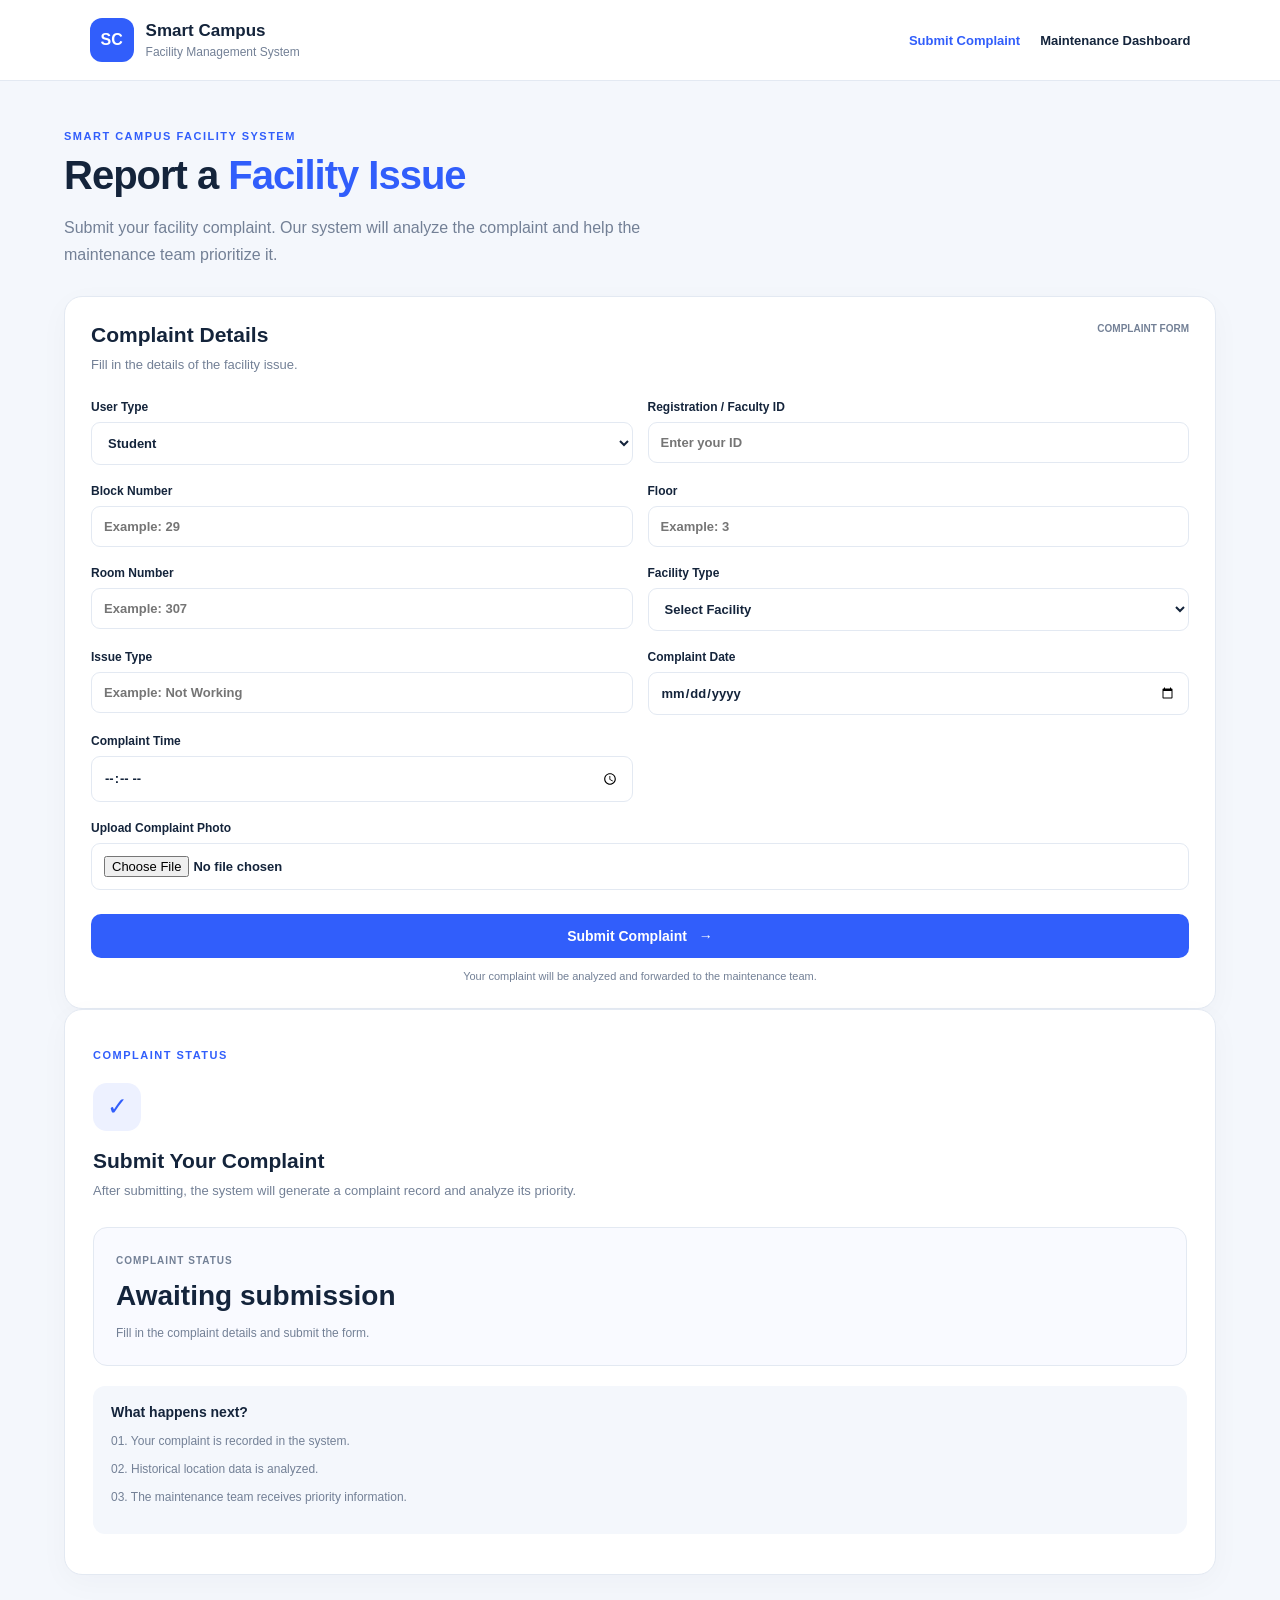
<file: frontend/index.html>
<!DOCTYPE html>
<html lang="en">
<head>
    <meta charset="UTF-8">
    <meta name="viewport" content="width=device-width, initial-scale=1.0">

    <title>Smart Campus | Submit Complaint</title>

    <link rel="stylesheet" href="style.css">
    <script src="script.js" defer></script>
</head>

<body>

    <!-- Navigation -->
    <header class="topbar">
        <div class="brand">
            <div class="brand-icon">SC</div>
            <div>
                <h2>Smart Campus</h2>
                <p>Facility Management System</p>
            </div>
        </div>

        <nav>
            <a href="/ui/">Submit Complaint</a>
            <a href="/ui/dashboard.html"> 
                Maintenance Dashboard</a>
        </nav>
    </header>


    <main class="container">

        <!-- Page Heading -->
        <section class="hero">
            <p class="eyebrow">SMART CAMPUS FACILITY SYSTEM</p>

            <h1>Report a <span>Facility Issue</span></h1>

            <p>
                Submit your facility complaint. Our system will analyze
                the complaint and help the maintenance team prioritize it.
            </p>
        </section>


        <!-- Complaint Form -->
        <section class="complaint-section">

            <form id="complaintForm" class="panel">

                <div class="panel-heading">

                    <div>
                        <h2>Complaint Details</h2>

                        <p>
                            Fill in the details of the facility issue.
                        </p>
                    </div>

                    <span class="step-label">COMPLAINT FORM</span>

                </div>


                <div class="form-grid">

                    <!-- User Type -->
                    <label>
                        User Type

                        <select id="User_Type" required>
                            <option value="Student">Student</option>
                            <option value="Faculty">Faculty</option>
                        </select>
                    </label>


                    <!-- User ID -->
                    <label>
                        Registration / Faculty ID

                        <input
                            id="User_ID"
                            type="text"
                            placeholder="Enter your ID"
                            required
                        >
                    </label>


                    <!-- Block -->
                    <label>
                        Block Number

                        <input
                            id="Block_No"
                            type="number"
                            min="1"
                            max="50"
                            placeholder="Example: 29"
                            required
                        >
                    </label>


                    <!-- Floor -->
                    <label>
                        Floor

                        <input
                            id="Floor"
                            type="number"
                            min="1"
                            max="7"
                            placeholder="Example: 3"
                            required
                        >
                    </label>


                    <!-- Room -->
                    <label>
                        Room Number

                        <input
                            id="Room_No"
                            type="number"
                            placeholder="Example: 307"
                            required
                        >
                    </label>


                    <!-- Facility -->
                    <label>
                        Facility Type

                        <select id="Facility_Type" required>
                            <option value="">Select Facility</option>
                            <option value="Washroom">Washroom</option>
                            <option value="Water Cooler">Water Cooler</option>
                            <option value="Garbage">Garbage</option>
                            <option value="Lighting">Lighting</option>
                            <option value="Lift">Lift</option>
                            <option value="AC">AC</option>
                            <option value="WiFi">WiFi</option>
                            <option value="Furniture">Furniture</option>
                            <option value="Electrical">Electrical</option>
                            <option value="Projector">Projector</option>
                            <option value="Classroom">Classroom</option>
                        </select>
                    </label>


                    <!-- Issue -->
                    <label>
                        Issue Type

                        <input
                            id="Issue_Type"
                            type="text"
                            placeholder="Example: Not Working"
                            required
                        >
                    </label>


                    <!-- Complaint Date -->
                    <label>
                        Complaint Date

                        <input
                            id="Complaint_Date"
                            type="date"
                            required
                        >
                    </label>


                    <!-- Complaint Time -->
                    <label>
                        Complaint Time

                        <input
                            id="Complaint_Time"
                            type="time"
                            required
                        >
                    </label>


                    <!-- Photo -->
                    <label class="full-width">
                        Upload Complaint Photo

                        <input
                            id="Photo"
                            type="file"
                            accept="image/*"
                        >
                    </label>

                </div>


                <button type="submit" id="submitButton">
                    Submit Complaint <span>→</span>
                </button>

                <p class="form-note">
                    Your complaint will be analyzed and forwarded
                    to the maintenance team.
                </p>

            </form>


            <!-- Result -->
            <aside class="panel result-panel">

                <p class="eyebrow">COMPLAINT STATUS</p>

                <div class="result-icon">✓</div>

                <h2>Submit Your Complaint</h2>

                <p class="result-description">
                    After submitting, the system will generate a complaint
                    record and analyze its priority.
                </p>


                <div id="resultBox" class="result-box">

                    <span class="result-label">
                        COMPLAINT STATUS
                    </span>

                    <h3 id="severityValue">
                        Awaiting submission
                    </h3>

                    <p id="resultMessage">
                        Fill in the complaint details and submit the form.
                    </p>

                </div>


                <div class="info-card">

                    <h3>What happens next?</h3>

                    <p>01. Your complaint is recorded in the system.</p>

                    <p>02. Historical location data is analyzed.</p>

                    <p>03. The maintenance team receives priority information.</p>

                </div>

                <p id="errorMessage" class="error-message"></p>

            </aside>

        </section>


    </main>

</body>
</html>
</file>
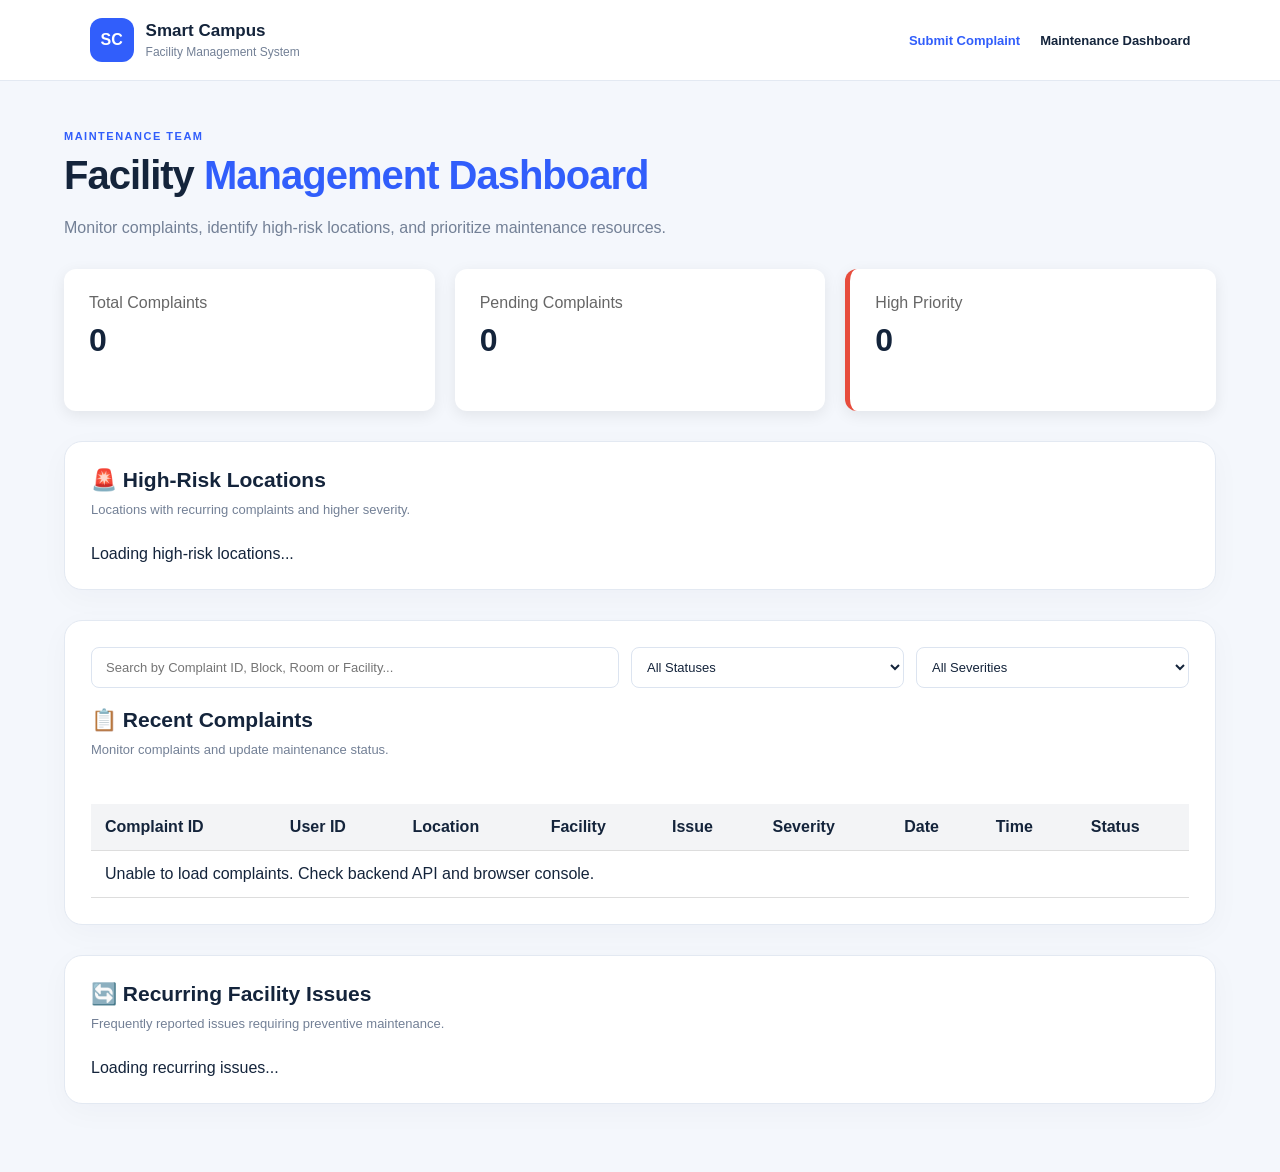
<file: frontend/dashboard.html>
<!DOCTYPE html>
<html lang="en">

<head>
    <meta charset="UTF-8">
    <meta name="viewport" content="width=device-width, initial-scale=1.0">

    <title>Smart Campus | Maintenance Dashboard</title>

    <link rel="stylesheet" href="style.css">
</head>

<body>

    <!-- Navigation -->
    <header class="topbar">

        <div class="brand">
            <div class="brand-icon">SC</div>

            <div>
                <h2>Smart Campus</h2>
                <p>Facility Management System</p>
            </div>
        </div>

        <nav>
            <a href="/ui/">Submit Complaint</a>
            <a href="/ui/dashboard.html">Maintenance Dashboard</a>
        </nav>

    </header>


    <main class="container">

        <!-- Dashboard Heading -->
        <section class="hero">

            <p class="eyebrow">
                MAINTENANCE TEAM
            </p>

            <h1>
                Facility <span>Management Dashboard</span>
            </h1>

            <p>
                Monitor complaints, identify high-risk locations,
                and prioritize maintenance resources.
            </p>

        </section>


        <!-- Summary Cards -->
        <section class="dashboard-cards">

            <div class="stat-card">
                <p>Total Complaints</p>
                <h2 id="totalComplaints">0</h2>
            </div>

            <div class="stat-card">
                <p>Pending Complaints</p>
                <h2 id="pendingComplaints">0</h2>
            </div>

            <div class="stat-card alert-card">
                <p>High Priority</p>
                <h2 id="highPriority">0</h2>
            </div>

        </section>


        <!-- High Risk Locations -->
        <section class="panel dashboard-panel">

            <div class="panel-heading">
                <div>
                    <h2>🚨 High-Risk Locations</h2>

                    <p>
                        Locations with recurring complaints
                        and higher severity.
                    </p>
                </div>
            </div>

            <div id="riskLocations">
                Loading high-risk locations...
            </div>

        </section>


        <!-- Recent Complaints -->
        <section class="panel dashboard-panel">
            
<!-- Complaint Search and Filters -->

<div class="complaint-filters">

    <input
        type="text"
        id="complaintSearch"
        placeholder="Search by Complaint ID, Block, Room or Facility..."
    >

    <select id="statusFilter">
        <option value="All">All Statuses</option>
        <option value="Pending">Pending</option>
        <option value="In Progress">In Progress</option>
        <option value="Resolved">Resolved</option>
    </select>

    <select id="severityFilter">
        <option value="All">All Severities</option>
        <option value="Low">Low</option>
        <option value="Medium">Medium</option>
        <option value="High">High</option>
        <option value="Critical">Critical</option>
    </select>

</div>

            <div class="panel-heading">
                <div>
                    <h2>📋 Recent Complaints</h2>

                    <p>
                        Monitor complaints and update maintenance status.
                    </p>
                </div>
            </div>

            <div class="table-container">

                <table class="complaints-table">

                    
<thead>
    <tr>
        <th>Complaint ID</th>
        <th>User ID</th>
        <th>Location</th>
        <th>Facility</th>
        <th>Issue</th>
        <th>Severity</th>
        <th>Date</th>
        <th>Time</th>
        <th>Status</th>
    </tr>
</thead>


                    <tbody id="complaintsTableBody">

                        <tr>
                            <td colspan="8">
                                Loading complaints...
                            </td>
                        </tr>

                    </tbody>

                </table>

            </div>

        </section>


        <!-- Recurring Facility Issues -->
        <section class="panel dashboard-panel">

            <div class="panel-heading">
                <div>
                    <h2>🔄 Recurring Facility Issues</h2>

                    <p>
                        Frequently reported issues requiring
                        preventive maintenance.
                    </p>
                </div>
            </div>

            <div id="recurringIssues">
                Loading recurring issues...
            </div>

        </section>


    </main>


    <!-- Dashboard JavaScript -->
    <script src="dashboard.js"></script>

</body>

</html>
</file>
<file: frontend/style.css>
:root {
    --navy: #14243b;
    --blue: #315efb;
    --background: #f4f7fc;
    --muted: #738096;
    --border: #e3e9f2;
}

* {
    box-sizing: border-box;
}

body {
    margin: 0;
    font-family: "Segoe UI", Arial, sans-serif;
    background: var(--background);
    color: var(--navy);
}

.topbar {
    display: flex;
    justify-content: space-between;
    align-items: center;
    padding: 18px 7%;
    background: white;
    border-bottom: 1px solid var(--border);
}

.brand {
    display: flex;
    align-items: center;
    gap: 12px;
}

.brand-icon {
    display: grid;
    place-items: center;
    width: 44px;
    height: 44px;
    border-radius: 12px;
    background: var(--blue);
    color: white;
    font-weight: 800;
}

.brand h2,
.brand p {
    margin: 0;
}

.brand h2 {
    font-size: 17px;
}

.brand p {
    margin-top: 4px;
    color: var(--muted);
    font-size: 12px;
}

.status {
    color: #16845c;
    font-size: 13px;
}

.status span {
    display: inline-block;
    width: 8px;
    height: 8px;
    margin-right: 6px;
    border-radius: 50%;
    background: #22b879;
}

.container {
    max-width: 1200px;
    margin: auto;
    padding: 38px 24px;
}

.hero {
    margin-bottom: 28px;
}

.eyebrow {
    color: var(--blue);
    font-size: 11px;
    font-weight: 800;
    letter-spacing: 1.5px;
}

.hero h1 {
    margin: 10px 0;
    font-size: clamp(27px, 4vw, 40px);
    letter-spacing: -1px;
}

.hero h1 span {
    color: var(--blue);
}

.hero > p:last-child {
    max-width: 650px;
    color: var(--muted);
    line-height: 1.7;
}

.layout {
    display: grid;
    grid-template-columns: 1.5fr 1fr;
    gap: 22px;
    align-items: start;
}

.panel {
    padding: 26px;
    background: white;
    border: 1px solid var(--border);
    border-radius: 18px;
    box-shadow: 0 8px 30px #14243b08;
}

.panel-heading {
    display: flex;
    justify-content: space-between;
    gap: 10px;
    margin-bottom: 24px;
}

.panel-heading h2,
.result-panel h2 {
    margin: 0 0 8px;
    font-size: 21px;
}

.panel-heading p,
.result-description {
    margin: 0;
    color: var(--muted);
    font-size: 13px;
    line-height: 1.6;
}

.step-label {
    color: var(--muted);
    font-size: 10px;
    font-weight: 700;
    white-space: nowrap;
}

.form-grid {
    display: grid;
    grid-template-columns: 1fr 1fr;
    gap: 19px 15px;
}

label {
    display: flex;
    flex-direction: column;
    gap: 8px;
    font-size: 12px;
    font-weight: 700;
}

input,
select {
    width: 100%;
    min-width: 0;
    padding: 12px;
    border: 1px solid var(--border);
    border-radius: 9px;
    background: #fff;
    color: var(--navy);
    font: inherit;
    font-size: 13px;
}

input:focus,
select:focus {
    outline: 2px solid #315efb30;
    border-color: var(--blue);
}

.full-width {
    grid-column: 1 / -1;
}

button {
    width: 100%;
    margin-top: 24px;
    padding: 14px;
    border: none;
    border-radius: 10px;
    background: var(--blue);
    color: white;
    font-size: 14px;
    font-weight: 700;
    cursor: pointer;
}

button:hover {
    background: #244bd8;
}

button:disabled {
    opacity: 0.65;
    cursor: wait;
}

button span {
    margin-left: 8px;
}

.form-note {
    margin: 12px 0 0;
    color: var(--muted);
    text-align: center;
    font-size: 11px;
}

.result-panel {
    padding: 28px;
}

.result-icon {
    display: grid;
    place-items: center;
    width: 48px;
    height: 48px;
    margin: 22px 0 18px;
    border-radius: 14px;
    background: #edf1ff;
    color: var(--blue);
    font-size: 25px;
}

.result-box {
    margin-top: 25px;
    padding: 22px;
    border: 1px solid var(--border);
    border-radius: 14px;
    background: #f9faff;
}

.result-label {
    color: var(--muted);
    font-size: 10px;
    font-weight: 800;
    letter-spacing: 1px;
}

.result-box h3 {
    margin: 12px 0;
    font-size: 28px;
}

.result-box p {
    margin-bottom: 0;
    color: var(--muted);
    font-size: 12px;
    line-height: 1.6;
}

.severity-low {
    color: #16845c;
}

.severity-medium {
    color: #b77908;
}

.severity-high {
    color: #df6a20;
}

.severity-critical {
    color: #d62f45;
}

.info-card {
    margin-top: 20px;
    padding: 18px;
    border-radius: 12px;
    background: #f4f7fc;
}

.info-card h3 {
    margin: 0 0 12px;
    font-size: 14px;
}

.info-card p {
    margin: 9px 0;
    color: var(--muted);
    font-size: 12px;
    line-height: 1.6;
}

.error-message {
    color: #d62f45;
    font-size: 12px;
    line-height: 1.6;
}

footer {
    display: flex;
    justify-content: space-between;
    gap: 12px;
    margin-top: 30px;
    color: var(--muted);
    font-size: 11px;
}

@media (max-width: 800px) {
    .layout {
        grid-template-columns: 1fr;
    }

    .topbar {
        padding: 16px 20px;
    }

    .container {
        padding: 26px 15px;
    }

    .panel {
        padding: 20px;
    }
}

@media (max-width: 450px) {
    .form-grid {
        grid-template-columns: 1fr;
    }

    .full-width {
        grid-column: auto;
    }

    .status {
        font-size: 0;
    }

    .status span {
        width: 10px;
        height: 10px;
    }
}
nav {
    display: flex;
    gap: 20px;
}

nav a {
    color: var(--navy);
    text-decoration: none;
    font-size: 13px;
    font-weight: 600;
}

nav a:first-child {
    color: var(--blue);
}

.disabled-link {
    opacity: 0.5;
    cursor: not-allowed;
}

/* Dashboard Summary Cards */

.dashboard-cards {

    display: grid;

    grid-template-columns:
        repeat(3, 1fr);

    gap: 20px;

    margin-bottom: 30px;
}


.stat-card {

    background: white;

    padding: 25px;

    border-radius: 12px;

    box-shadow:
        0 4px 15px
        rgba(0, 0, 0, 0.08);
}


.stat-card p {

    margin: 0;

    color: #666;
}


.stat-card h2 {

    font-size: 32px;

    margin-top: 10px;
}


.alert-card {

    border-left:
        5px solid #e74c3c;
}


/* Dashboard Sections */

.dashboard-panel {

    margin-bottom: 30px;
}


/* Risk Locations */

.risk-location {

    display: flex;

    justify-content:
        space-between;

    align-items: center;

    padding: 18px;

    margin-top: 12px;

    background: #f8f9fa;

    border-radius: 10px;

    border-left:
        4px solid #f39c12;
}


.risk-location p {

    margin: 5px 0 0;

    color: #666;
}


.risk-details {

    text-align: right;
}


/* Table */

.table-container {

    overflow-x: auto;
}


table {

    width: 100%;

    border-collapse: collapse;

    margin-top: 20px;
}


th,
td {

    padding: 14px;

    text-align: left;

    border-bottom:
        1px solid #ddd;
}


th {

    background: #f3f4f6;
}


@media (max-width: 768px) {

    .dashboard-cards {

        grid-template-columns:
            1fr;
    }


    .risk-location {

        flex-direction: column;

        align-items:
            flex-start;
    }


    .risk-details {

        text-align: left;

        margin-top: 10px;
    }

}

/* ================================
   ALERT BADGES
================================ */

.alert-badge {
    display: inline-block;
    padding: 6px 12px;
    border-radius: 20px;
    font-size: 12px;
    font-weight: 700;
}

.high-alert {
    background: #ffe5e5;
    color: #d93025;
}

.medium-alert {
    background: #fff4d6;
    color: #b26a00;
}

.low-alert {
    background: #e5f6ea;
    color: #188038;
}

#recurringIssues {
    display: grid;
    gap: 12px;
}

/* Maintenance Status Dropdown */

.status-select {
    padding: 7px 10px;
    border: 1px solid #dce4f0;
    border-radius: 7px;
    background: white;
    font-size: 12px;
    cursor: pointer;
    outline: none;
}

.status-select:focus {
    border-color: #315efb;
}


/* Complaint Search and Filters */

.complaint-filters {
    display: flex;
    gap: 12px;
    flex-wrap: wrap;
    margin-bottom: 20px;
}

.complaint-filters input {
    flex: 2;
    min-width: 220px;
    padding: 11px 14px;
    border: 1px solid #dce4f0;
    border-radius: 8px;
    outline: none;
}

.complaint-filters select {
    flex: 1;
    min-width: 150px;
    padding: 11px;
    border: 1px solid #dce4f0;
    border-radius: 8px;
    background: white;
    cursor: pointer;
}

.complaint-filters input:focus,
.complaint-filters select:focus {
    border-color: #315efb;
}
</file>
